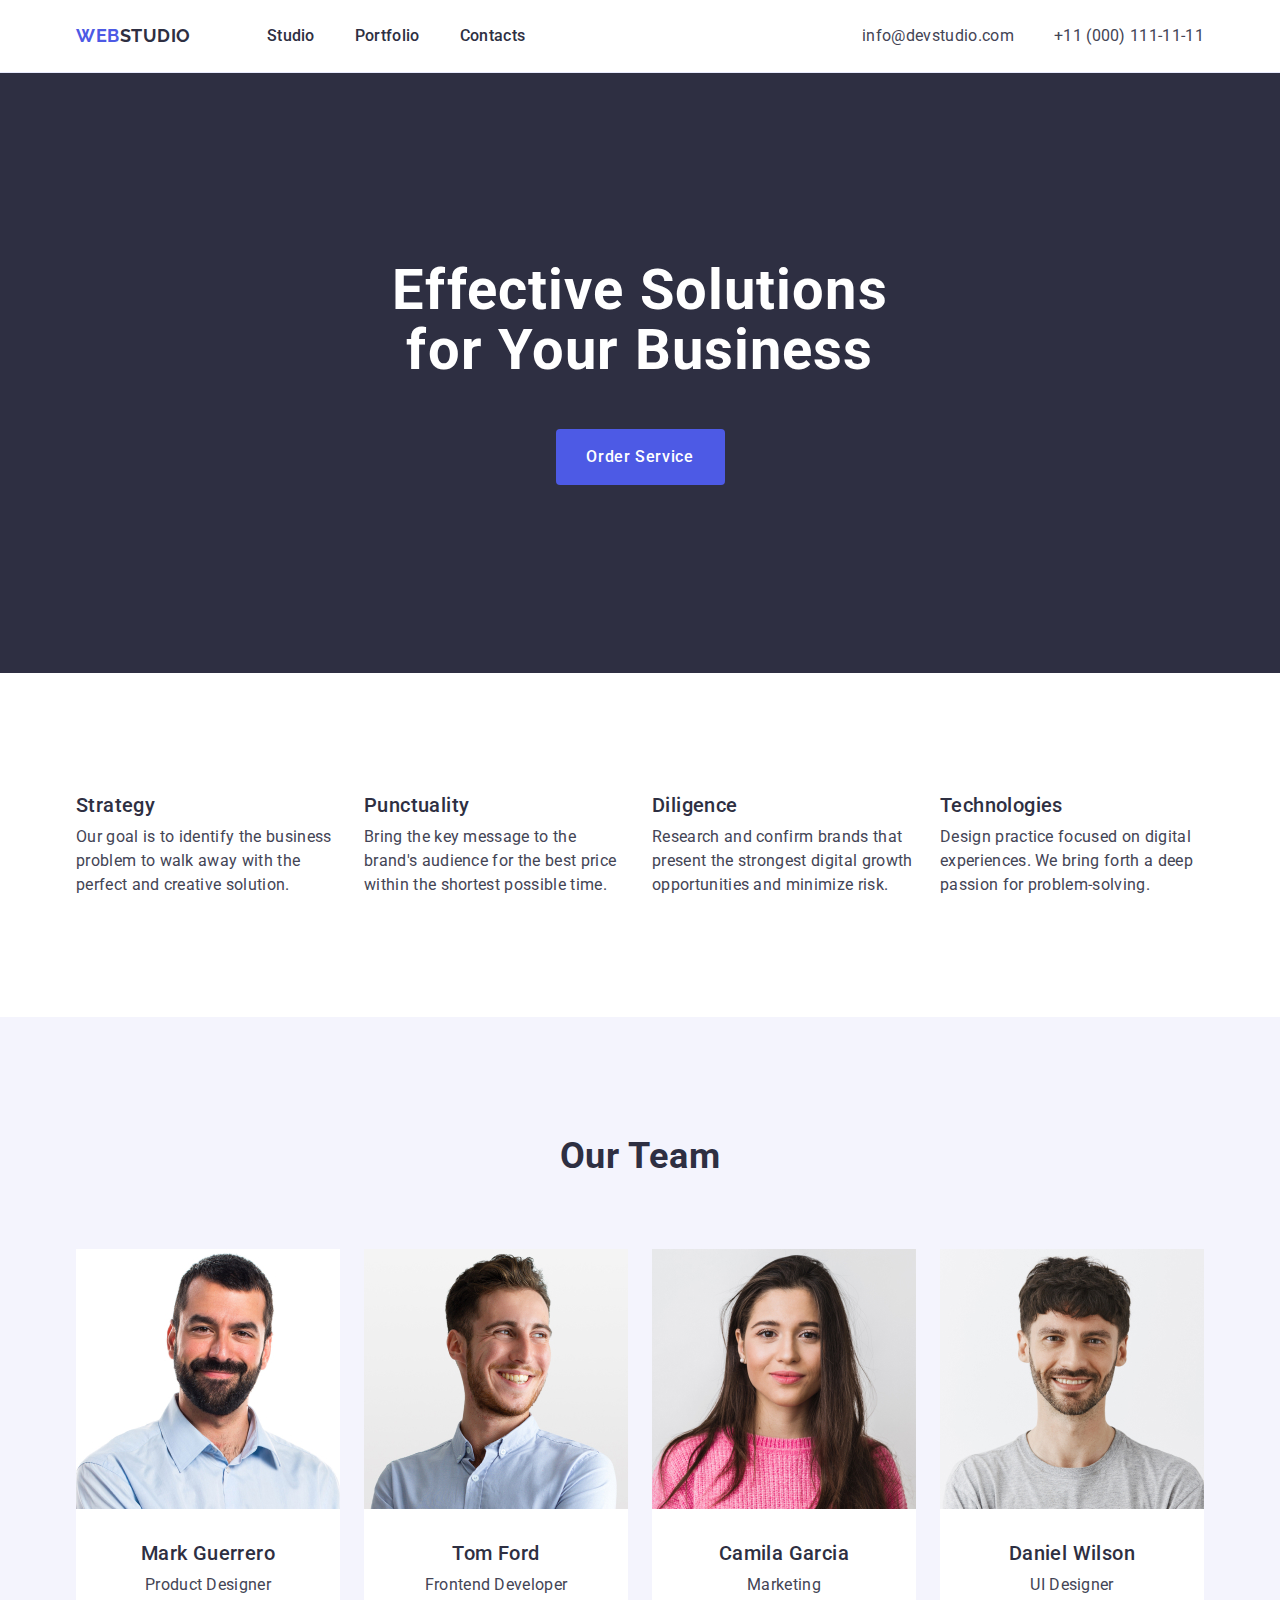
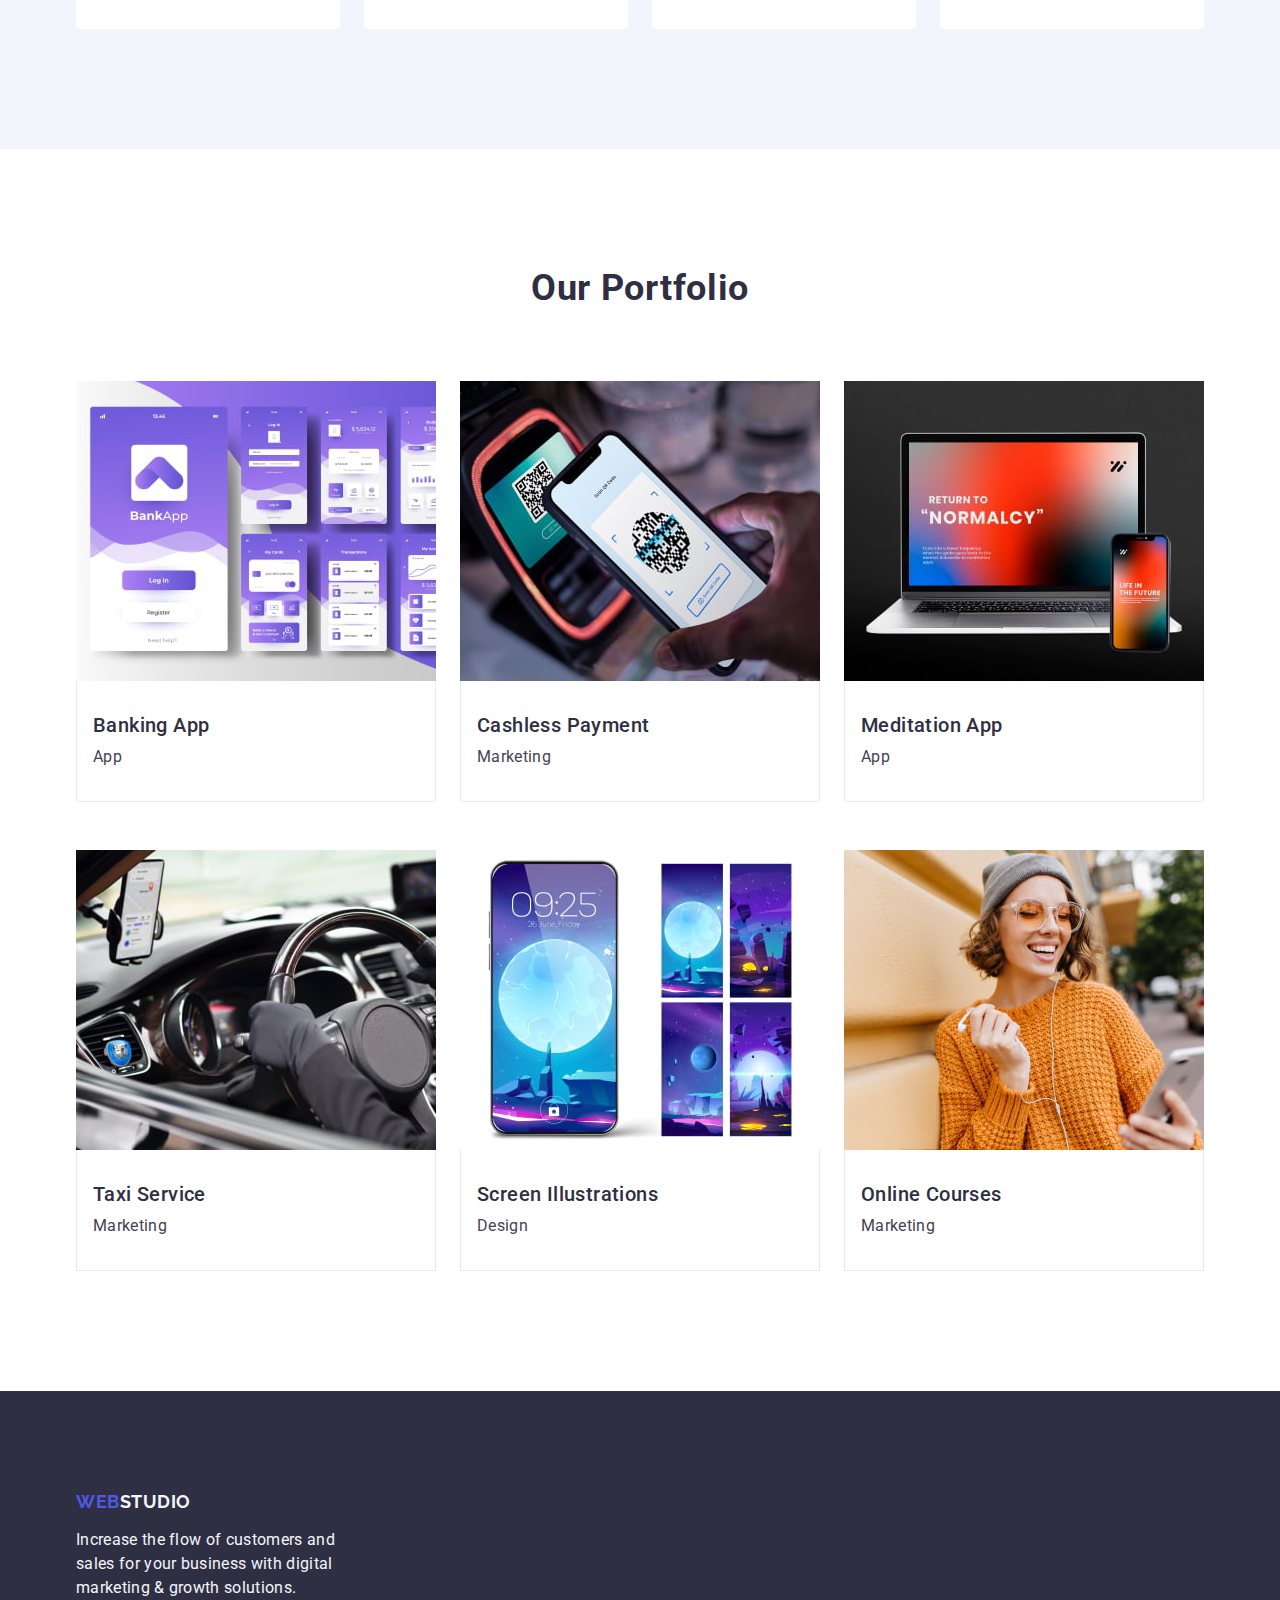
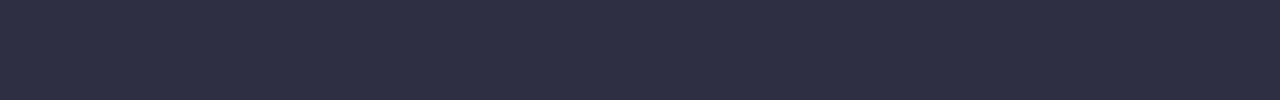
<file: index.html>
<!DOCTYPE html>

<html lang="en">

<head>
    <meta charset="UTF-8">
    <meta http-equiv="X-UA-Compatible" content="IE=edge">
    <meta name="viewport" content="width=device-width, initial-scale=1.0">
    <title>Main Page</title>
    <!-- Fonts -->
    <link rel="preconnect" href="https://fonts.googleapis.com">
    <link rel="preconnect" href="https://fonts.gstatic.com" crossorigin>
    <link rel="stylesheet" href="https://fonts.googleapis.com/css2?family=Raleway:wght@800&family=Roboto:wght@400;500;700;900&display=swap">
    <!-- Normalize -->
    <link rel="stylesheet" href="https://cdn.jsdelivr.net/npm/modern-normalize@2.0.0/modern-normalize.min.css">
    <!-- Style link -->
    <link rel="stylesheet" href="./css/styles.css">
</head>
<body>
    <!-- Header -->
    <header class="header">
        <!-- Navigation menu -->
        <div class="container header-container">
            <nav class="site-nav">
                <a class="top logo link" href="./index.html">Web<span class="logo-black">Studio</span></a>
                <ul class="site-nav-list list">
                    <li class="site-nav-item">
                        <a href="./index.html" class="site-nav-link link">Studio</a>
                    </li>
                    <li class="site-nav-item">
                        <a href="" class="site-nav-link link">Portfolio</a>
                    </li>
                    <li class="site-nav-item">
                        <a href="" class="site-nav-link link">Contacts</a>
                    </li>
                </ul>
            </nav>
        <!-- Header contacts -->
            <address class="address">
                <ul class="address-list list">
                    <li class="address-list-item">
                        <a href="mailto:info@devstudio.com" class="address link">info@devstudio.com</a>
                    </li>
                    <li class="address-list-item">
                        <a href="tel:+110001111111" class="address link">+11 (000) 111-11-11</a>
                    </li>
                </ul>
            </address>
        </div>
    </header>
    <main>
        <!-- Hero (Section #1) -->
        <section class="hero section">
            <div class="container hero-container">
                <h1 class="hero-title">Effective Solutions for Your Business</h1>
                <button class="hero-btn" type="button">Order Service</button>
            </div>
        </section>
        <!-- Benefits (Section #2) -->
        <section class="benefits section">
            <div class="container benefits-container">
                <h2 class="visually-hidden">Our Benefits</h2>
                <ul class="benefits-list list">
                    <li class="benefits-list-item">
                        <h3 class="benefits-subtitle">Strategy</h3>
                        <p class="benefits-text">
                            Our goal is to identify the business problem to walk away with the perfect and creative
                            solution.
                        </p>
                    </li>
                    <li class="benefits-list-item">
                        <h3 class="benefits-subtitle">Punctuality</h3>
                        <p class="benefits-text">
                            Bring the key message to the brand's audience for the best price within the shortest possible
                            time.
                        </p>
                    </li>
                    <li class="benefits-list-item">
                        <h3 class="benefits-subtitle">Diligence</h3>
                        <p class="benefits-text">
                            Research and confirm brands that present the strongest digital growth opportunities and minimize
                            risk.
                        </p>
                    </li>
                    <li class="benefits-list-item">
                        <h3 class="benefits-subtitle">Technologies</h3>
                        <p class="benefits-text">
                            Design practice focused on digital experiences. We bring forth a deep passion for
                            problem-solving.
                        </p>
                    </li>
                </ul>
            </div>
        </section>
        <!-- Our Team (Section #3) -->
        <section class="team section">
            <div class="container team-container">
                <h2 class="team-title">Our Team</h2>
                <ul class="team-list list">
                    <li class="team-list-item">
                        <img class="team-img img" src="./images/ProductDesigner.jpg" width="264" height="260"
                            alt="Product Designer">
                        <div class="team-employee-container">
                            <h3 class="team-subtitle">Mark Guerrero</h3>
                            <p class="team-text">
                                Product Designer
                            </p>
                        </div>
                    </li>
                    <li class="team-list-item">
                        <img class="team-img img" src="./images/FrontendDeveloper.jpg" width="264" height="260"
                            alt="Frontend Developer">
                        <div class="team-employee-container">
                            <h3 class="team-subtitle">Tom Ford</h3>
                            <p class="team-text">
                                Frontend Developer
                            </p>
                        </div>
                    </li>
                    <li class="team-list-item">
                        <img class="team-img img" src="./images/Marketing.jpg" width="264" height="260" alt="Marketing">
                        <div class="team-employee-container">
                            <h3 class="team-subtitle">Camila Garcia</h3>
                            <p class="team-text">
                                Marketing
                            </p>
                        </div>
                    </li>
                    <li class="team-list-item">
                        <img class="team-img img" src="./images/UIDesigner.jpg" width="264" height="260" alt="UI Designer">
                        <div class="team-employee-container">
                            <h3 class="team-subtitle">Daniel Wilson</h3>
                            <p class="team-text">
                                UI Designer
                            </p>
                        </div>
                    </li>
                </ul>
            </div>
        </section>
        <!-- Our portfolio (Section #4) -->
        <section class="portfolio section">
            <div class="container portfolio-container">
                <h2 class="porfolio-title">Our Portfolio</h2>
                <ul class="portfolio-list list">
                    <!-- First row -->
                    <li class="portfolio-list-item">
                        <img class="portfolio-img img" src="./images/BankingApp.jpg" width="360" height="300"
                            alt="Banking app concept art">
                        <div class="portfolio-app-container">
                            <h3 class="portfolio-subtitle">Banking App</h3>
                            <p class="porfolio-text">
                                App
                            </p>
                        </div>
                    </li>
                    <li class="portfolio-list-item">
                        <img class="portfolio-img img" src="./images/CashlessPayment.jpg" width="360" height="300"
                            alt="Illustration of cashless payment">
                        <div class="portfolio-app-container">
                            <h3 class="portfolio-subtitle">Cashless Payment</h3>
                            <p class="porfolio-text">
                                Marketing
                            </p>
                        </div>
                    </li>
                    <li class="portfolio-list-item">
                        <img class="portfolio-img img" src="./images/MeditationApp.jpg" width="360" height="300"
                            alt="Laptop and phone">
                        <div class="portfolio-app-container">
                            <h3 class="portfolio-subtitle">Meditation App</h3>
                            <p class="porfolio-text">
                                App
                            </p>
                        </div>
                    </li>
                    <!-- Second row -->
                    <li class="portfolio-list-item">
                        <img class="portfolio-img img" src="./images/TaxiService.jpg" width="360" height="300"
                            alt="Car dashboard">
                        <div class="portfolio-app-container">
                            <h3 class="portfolio-subtitle">Taxi Service</h3>
                            <p class="porfolio-text">
                                Marketing
                            </p>
                        </div>
                    </li>
                    <li class="portfolio-list-item">
                        <img class="portfolio-img img" src="./images/ScreenIllustrations.jpg" width="360" height="300"
                            alt="Screen wallpaper Illustrations">
                        <div class="portfolio-app-container">
                            <h3 class="portfolio-subtitle">Screen Illustrations</h3>
                            <p class="porfolio-text">
                                Design
                            </p>
                        </div>
                    </li>
                    <li class="portfolio-list-item">
                        <img class="portfolio-img img" src="./images/OnlineCourses.jpg" width="360" height="300"
                            alt="Woman with a phone in her hand">
                        <div class="portfolio-app-container">
                            <h3 class="portfolio-subtitle">Online Courses</h3>
                            <p class="porfolio-text">
                                Marketing
                            </p>
                        </div>
                    </li>
                </ul>
            </div>
        </section>
    </main>
    <!-- Footer -->
    <footer class="footer">
        <div class="container container-footer">
            <a class="bottmom logo link" href="./index.html">Web<span class="logo-white">Studio</span></a>
            <p class="footer-text">
                Increase the flow of customers and sales for your business with digital marketing & growth solutions.
            </p>
        </div>
    </footer>
</body>

</html>
</file>
<file: css/styles.css>
/*
  |============================|
  |  Root
  |============================|
*/
:root {

  /*
  |===|Fonts|===|
*/
  --primary-font: Roboto, sans-serif;
  --secondary-font: Raleway, sans-serif;

  /*
  |===|Colors|===|
*/
  /*Primary Brand*/
  --Iris: #4D5AE5;
  /*Pressed State*/
  --Ocean: #404BBF;
  /*Dark*/
  --Navy-blue: #2E2F42;
  /*Success*/
  --Green: #31D0AA;
  /*Text*/
  --Slate: #434455;
  /*Subtle Text*/
  --Light-Slate: #8E8F99;
  /*Accent*/
  --Cornflower: #E7E9FC;
  /*Light*/
  --Cloud: #F4F4FD;
  /*Modal Overlay*/
  --Navy-Blue-Modal: #2E2F42;
  /*Hero Background*/
  --Grey: #2E2F42;
  /*White Background*/
  --White: #FFFFFF;
  /*Modal Background*/
  --Dairy: #FCFCFC;
}

/*
  |============================
  | Basic styles
  |============================
*/

body {
  font-family: var(--primary-font);
  color: var(--Slate);
  background-color: var(--White);
  letter-spacing: 0.02em;
}
/*
|===|Reset>>>|===|
*/

h1,h2,h3,h4,h5,h6,p,ul {
  padding: 0;
  margin: 0;
}

.link {
  text-decoration: none;
  color: currentColor;
}

.list {
  list-style: none;
  margin: 0;
  padding-left: 0;
  display: flex;
  justify-content: center;
}

/*
|===|Reset<<<|===|
*/

.logo {
  color: var(--Iris);
  font-family: var(--secondary-font);
  font-size: 18px;
  font-weight: 700;
  line-height: 1.17;
  letter-spacing: 0.03em;
  text-transform: uppercase;
  margin-right: 76px;
}

.img {
  display: block;
}

.container {
  width: 1158px;
  margin: 0 auto;
  padding: 0 15px;
}

/*
  |============================
  | Header styles
  |============================
*/

.header {
  border-bottom: 1px solid #e7e9fc;
}

.header-container {
  display: flex;
  justify-content: space-between;
  align-items: center;
}

/*
  |===|Nav menu style|===|
*/

.site-nav {
  display: flex;
  align-items: center;
}

.site-nav-list {
  display: flex;
  gap: 40px;
}

.site-nav-item {
  padding: 24px 0;
}

.site-nav-link {
  font-weight: 500;
  line-height: 1.5;
  color: var(--Navy-blue);
  padding: 24px 0;
}

.logo-black {
  color: var(--Navy-blue);
}

.list .link:hover,
.list .link:focus {
  color: var(--Ocean);
}

/*
  |===|Header contacts style|===|
*/

.address {
  font-style: normal;
}

.address-list {
  display: flex;
  gap: 40px;
}
.address-list-item {
  line-height: 1.5;
  color: var(--Slate);
}

/*
  |============================
  | Hero styles (Section #1)
  |============================
*/
.hero {
  background-color: var(--Navy-blue);
  padding: 188px 0;
}

.hero-title {
  font-family: var(--primary-font);
  font-weight: 700;
  font-size: 56px;
  line-height: 1.07;
  letter-spacing: 0.02em;
  text-align: center;
  color: var(--White);
  max-width: 496px;
  margin: 0 auto;
  margin-bottom: 48px;

}

.hero-btn {
  background-color: var(--Iris);
  font-weight: 500;
  line-height: 1.5;
  letter-spacing: 0.04em;
  cursor: pointer;
  color: var(--White);
  display: block;
  min-width: 169px;
  height: 56px;
  border: none;
  border-radius: 4px;
  align-items: center;
  margin: 0 auto;
}

.hero-btn-position {
  display: flex;
  justify-content: center;
}

.hero-btn:hover,
.hero-btn:focus {
  background-color: var(--Ocean);
  color: var(--Ocean)
}

/*
  |============================
  | Benefits styles (Section #2)
  |============================
*/

.benefits {
  padding: 120px 0
}

.visually-hidden {
  position: absolute;
  width: 1px;
  height: 1px;
  margin: -1px;
  border: 0;
  padding: 0;
  white-space: nowrap;
  clip-path: inset(100%);
  clip: rect(0 0 0 0);
  overflow: hidden;
}

.benefits-list {
  display: flex;
  gap: 24px;
}

.benefits-list-item {
  flex-basis: calc((100% - 3 * 24px) / 4)
}

.benefits-subtitle {
  font-family: var(--primary-font);
  font-weight: 500;
  font-size: 20px;
  line-height: 1.2;
  letter-spacing: 0.02em;
  color: var(--Navy-blue);
  margin-bottom: 8px;
}

.benefits-text {
  line-height: 1.5;
  letter-spacing: 0.02em;
}

/*
  |============================
  | Our Team styles (Section #3)
  |============================
*/
.team {
  background-color: var(--Cloud);
  padding: 120px 0;
}

.team-title {
  font-family: var(--primary-font);
  font-weight: 700;
  font-size: 36px;
  line-height: 1.11;
  text-align: center;
  letter-spacing: 0.02em;
  text-transform: capitalize;
  color: var(--Navy-blue);
  margin-bottom: 72px;
}

.team-list {
  display: flex;
  gap: 24px;
}

.team-list-item {
  background-color: var(--White);
  width: calc((1158 - 72px) / 4);
  border-radius: 0px 0px 4px 4px;
}

.team-employee-container{
  padding: 32px 0;
}

.team-subtitle {
  font-family: var(--primary-font);
  font-weight: 500;
  font-size: 20px;
  line-height: 1.2;
  letter-spacing: 0.02em;
  color: var(--Navy-blue);
  text-align: center;
  margin-bottom: 8px;
}

.team-text {
  line-height: 1.5;
  text-align: center;
}

/*
  |============================
  |  Portfolio style (Section #4)
  |============================
*/
.portfolio {
  padding-top: 120px;
  padding-bottom: 120px;
}


.porfolio-title {
  font-family: var(--primary-font);
  font-weight: 700;
  font-size: 36px;
  line-height: 1.11;
  text-align: center;
  letter-spacing: 0.02em;
  text-transform: capitalize;
  color: var(--Navy-blue);
  margin-bottom: 72px;
}

.portfolio-list {
  display: flex;
  flex-wrap: wrap;
  column-gap: 24px;
  row-gap: 48px;
}

.portfolio-list-item {
  background: var(--White);
  width: calc((1158 - 48px) / 3);
}

.portfolio-app-container{
  padding: 32px 16px;
  border: 1px solid var(--Cornflower);
  border-top: none;
}

.portfolio-subtitle {
  font-family: var(--primary-font);
  font-weight: 500;
  font-size: 20px;
  line-height: 1.2;
  letter-spacing: 0.02em;
  color: var(--Navy-blue);
  margin-bottom: 8px;
}

.porfolio-text {
  line-height: 1.5;
}

/*
  |============================
  | Footer style
  |============================
*/

.footer {
  background-color: var(--Navy-blue);
  padding: 100px 0;
}

.bottmom.logo{
  display: inline-block;
  margin-bottom: 16px;
}

.logo-white {
  color: var(--Cloud);
}

.footer-text {
  line-height: 1.5;
  color: var(--Cloud);
  max-width: 264px
}
</file>
